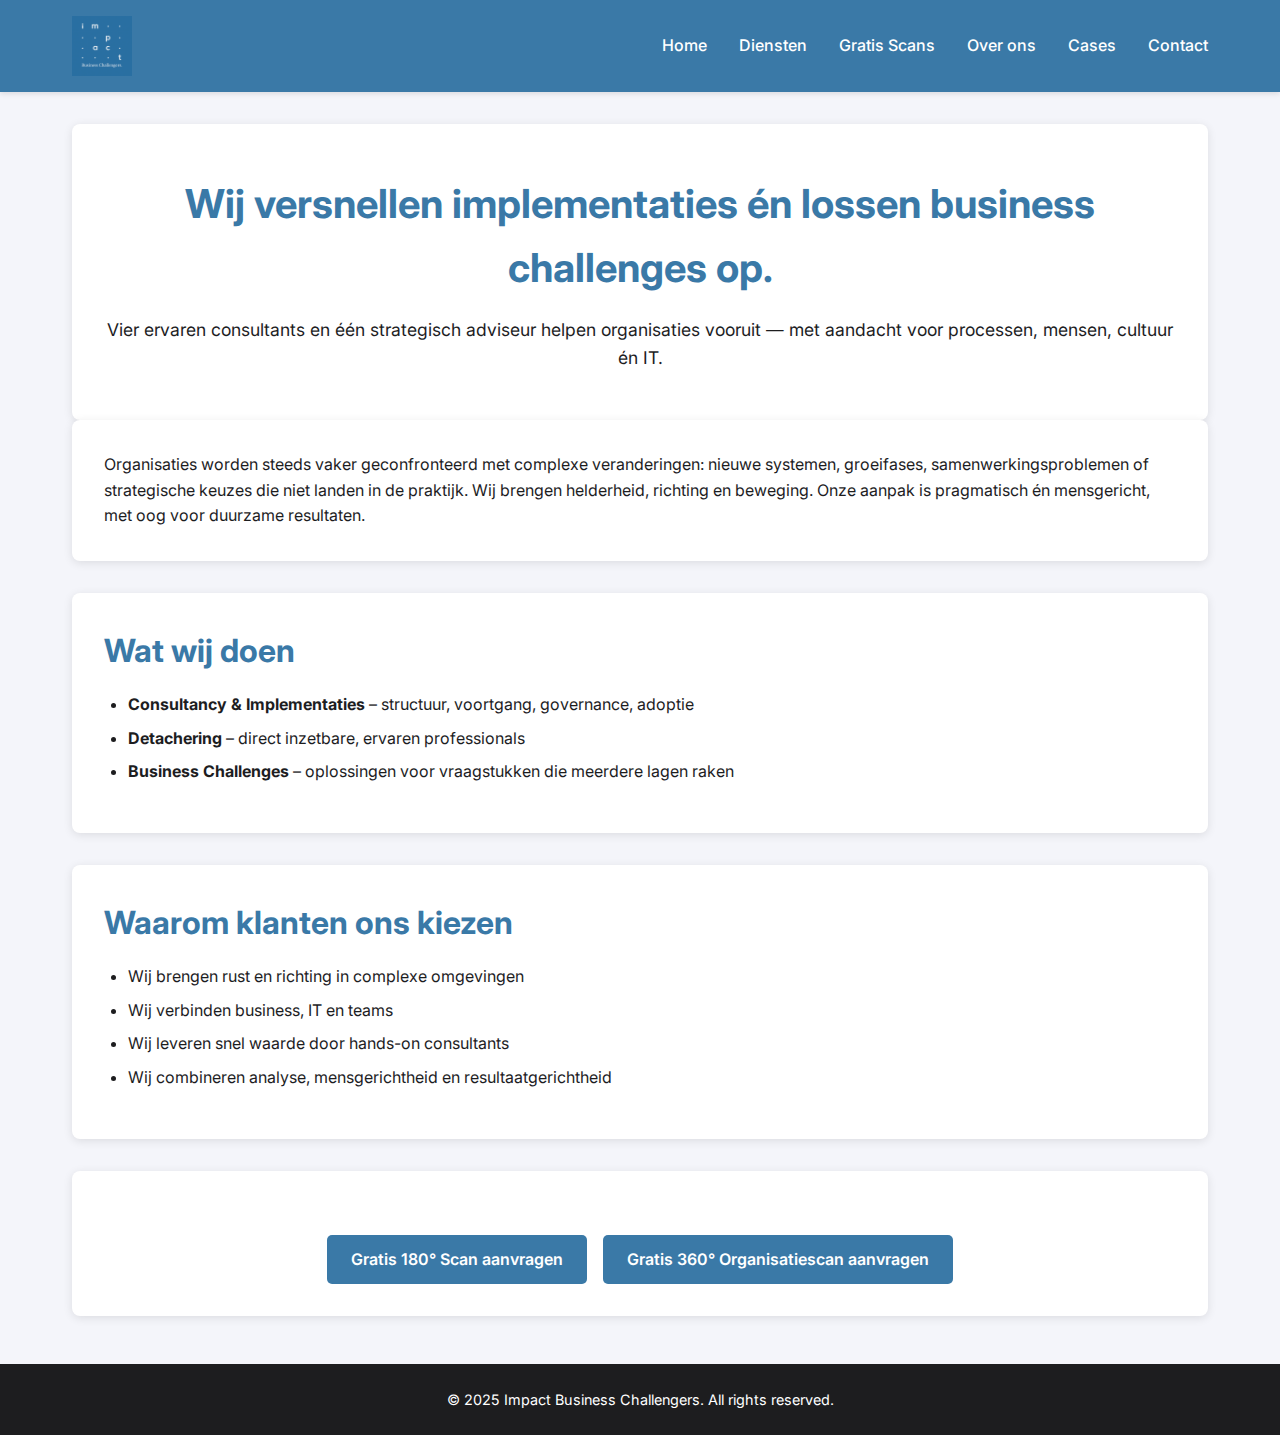
<file: index.html>
<!DOCTYPE html>
<html lang="nl">
<head>
    <meta charset="UTF-8">
    <meta name="viewport" content="width=device-width, initial-scale=1.0">
    <meta name="description" content="Impact Business Challengers - Wij versnellen implementaties én lossen business challenges op">
    <title>Impact Business Challengers - Home</title>
    <link rel="icon" type="image/png" href="assets/images/favicon.png">
    <link rel="preconnect" href="https://fonts.googleapis.com">
    <link rel="preconnect" href="https://fonts.gstatic.com" crossorigin>
    <link href="https://fonts.googleapis.com/css2?family=Inter:wght@400;500;600;700&family=Montserrat:wght@400;600;700&display=swap" rel="stylesheet">
    <link rel="stylesheet" href="css/style.css">
</head>
<body>
    <header>
        <nav>
            <div class="logo">
                <a href="index.html">
                    <img src="assets/images/logo.png" alt="Impact Business Challengers">
                </a>
            </div>
            <ul>
                <li><a href="index.html">Home</a></li>
                <li><a href="diensten.html">Diensten</a></li>
                <li><a href="scans.html">Gratis Scans</a></li>
                <li><a href="over-ons.html">Over ons</a></li>
                <li><a href="cases.html">Cases</a></li>
                <li><a href="contact.html">Contact</a></li>
            </ul>
        </nav>
    </header>

    <main>
        <section class="hero">
            <h2>Wij versnellen implementaties én lossen business challenges op.</h2>
            <p class="subtitle">Vier ervaren consultants en één strategisch adviseur helpen organisaties vooruit — met aandacht voor processen, mensen, cultuur én IT.</p>
        </section>

        <section class="content-section">
            <p>Organisaties worden steeds vaker geconfronteerd met complexe veranderingen: nieuwe systemen, groeifases, samenwerkingsproblemen of strategische keuzes die niet landen in de praktijk. Wij brengen helderheid, richting en beweging. Onze aanpak is pragmatisch én mensgericht, met oog voor duurzame resultaten.</p>
        </section>

        <section class="content-section">
            <h2>Wat wij doen</h2>
            <ul>
                <li><strong>Consultancy & Implementaties</strong> – structuur, voortgang, governance, adoptie</li>
                <li><strong>Detachering</strong> – direct inzetbare, ervaren professionals</li>
                <li><strong>Business Challenges</strong> – oplossingen voor vraagstukken die meerdere lagen raken</li>
            </ul>
        </section>

        <section class="content-section">
            <h2>Waarom klanten ons kiezen</h2>
            <ul>
                <li>Wij brengen rust en richting in complexe omgevingen</li>
                <li>Wij verbinden business, IT en teams</li>
                <li>Wij leveren snel waarde door hands-on consultants</li>
                <li>Wij combineren analyse, mensgerichtheid en resultaatgerichtheid</li>
            </ul>
        </section>

        <section class="content-section">
            <div class="cta-buttons">
                <a href="contact.html?scan=180" class="cta-button">Gratis 180° Scan aanvragen</a>
                <a href="contact.html?scan=360" class="cta-button">Gratis 360° Organisatiescan aanvragen</a>
            </div>
        </section>
    </main>

    <footer>
        <p>&copy; 2025 Impact Business Challengers. All rights reserved.</p>
    </footer>

    <script src="js/main.js"></script>
</body>
</html>
</file>
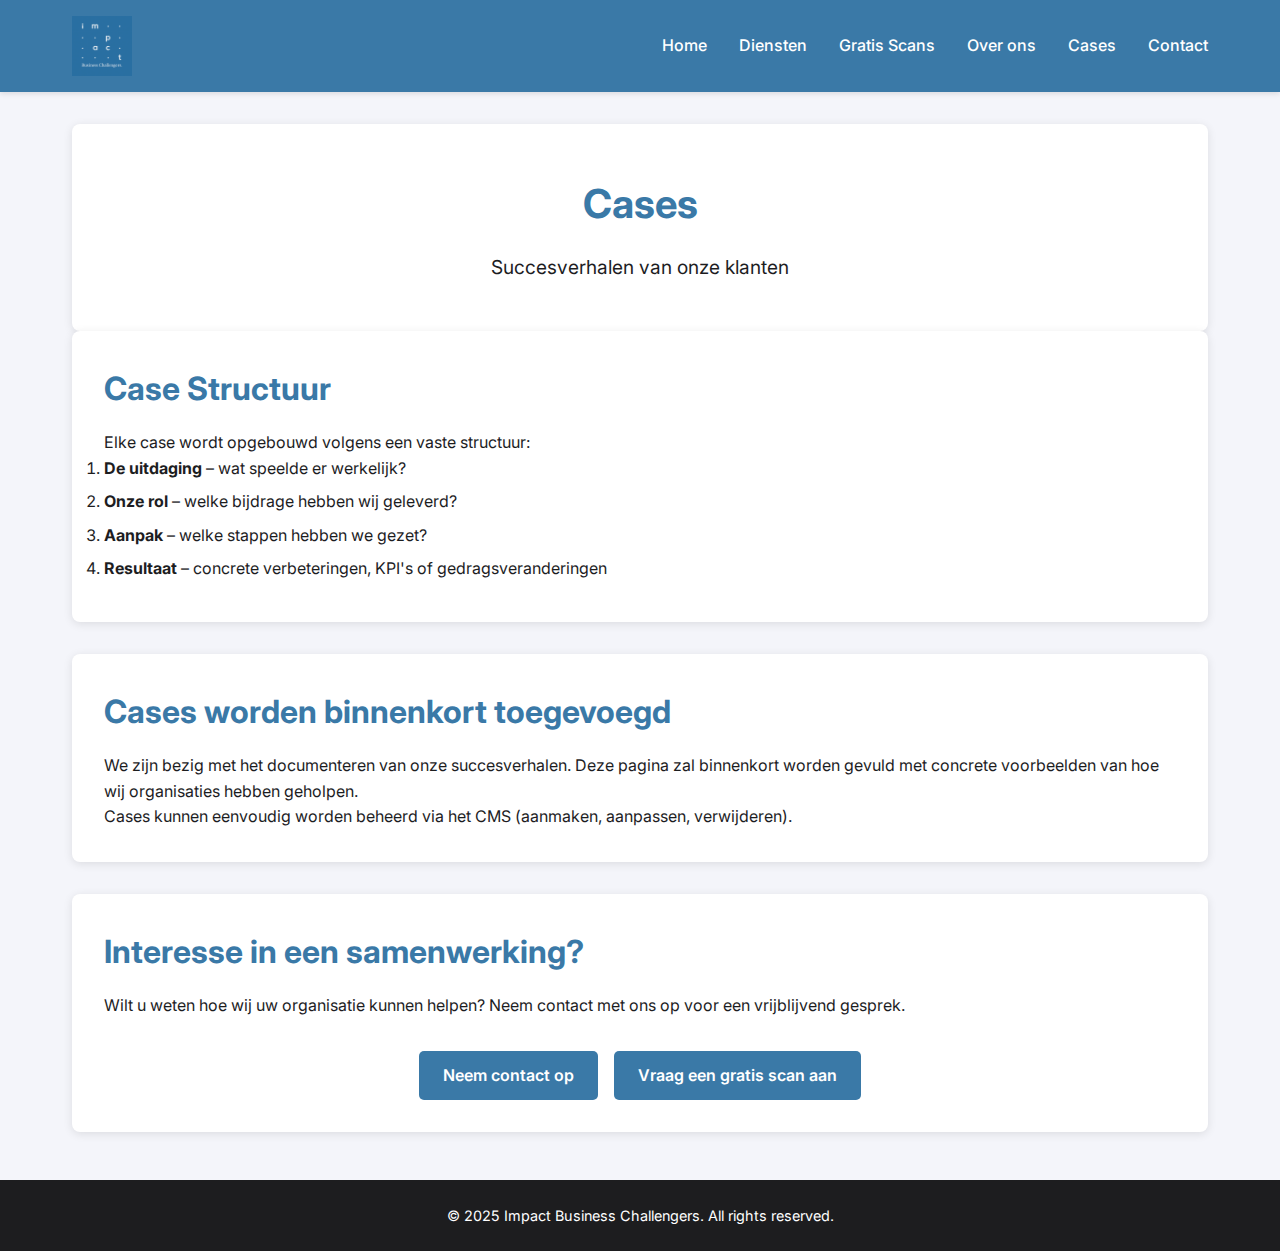
<file: cases.html>
<!DOCTYPE html>
<html lang="nl">
<head>
    <meta charset="UTF-8">
    <meta name="viewport" content="width=device-width, initial-scale=1.0">
    <meta name="description" content="Onze succesverhalen en cases">
    <title>Cases - Impact Business Challengers</title>
    <link rel="icon" type="image/png" href="assets/images/favicon.png">
    <link rel="preconnect" href="https://fonts.googleapis.com">
    <link rel="preconnect" href="https://fonts.gstatic.com" crossorigin>
    <link href="https://fonts.googleapis.com/css2?family=Inter:wght@400;500;600;700&family=Montserrat:wght@400;600;700&display=swap" rel="stylesheet">
    <link rel="stylesheet" href="css/style.css">
</head>
<body>
    <header>
        <nav>
            <div class="logo">
                <a href="index.html">
                    <img src="assets/images/logo.png" alt="Impact Business Challengers">
                </a>
            </div>
            <ul>
                <li><a href="index.html">Home</a></li>
                <li><a href="diensten.html">Diensten</a></li>
                <li><a href="scans.html">Gratis Scans</a></li>
                <li><a href="over-ons.html">Over ons</a></li>
                <li><a href="cases.html">Cases</a></li>
                <li><a href="contact.html">Contact</a></li>
            </ul>
        </nav>
    </header>

    <main>
        <section class="hero">
            <h2>Cases</h2>
            <p>Succesverhalen van onze klanten</p>
        </section>

        <section class="content-section">
            <h2>Case Structuur</h2>
            <p>Elke case wordt opgebouwd volgens een vaste structuur:</p>
            <ol>
                <li><strong>De uitdaging</strong> – wat speelde er werkelijk?</li>
                <li><strong>Onze rol</strong> – welke bijdrage hebben wij geleverd?</li>
                <li><strong>Aanpak</strong> – welke stappen hebben we gezet?</li>
                <li><strong>Resultaat</strong> – concrete verbeteringen, KPI's of gedragsveranderingen</li>
            </ol>
        </section>

        <section class="content-section">
            <h2>Cases worden binnenkort toegevoegd</h2>
            <p>We zijn bezig met het documenteren van onze succesverhalen. Deze pagina zal binnenkort worden gevuld met concrete voorbeelden van hoe wij organisaties hebben geholpen.</p>
            <p>Cases kunnen eenvoudig worden beheerd via het CMS (aanmaken, aanpassen, verwijderen).</p>
        </section>

        <section class="content-section">
            <h2>Interesse in een samenwerking?</h2>
            <p>Wilt u weten hoe wij uw organisatie kunnen helpen? Neem contact met ons op voor een vrijblijvend gesprek.</p>
            <div class="cta-buttons">
                <a href="contact.html" class="cta-button">Neem contact op</a>
                <a href="scans.html" class="cta-button">Vraag een gratis scan aan</a>
            </div>
        </section>
    </main>

    <footer>
        <p>&copy; 2025 Impact Business Challengers. All rights reserved.</p>
    </footer>

    <script src="js/main.js"></script>
</body>
</html>
</file>
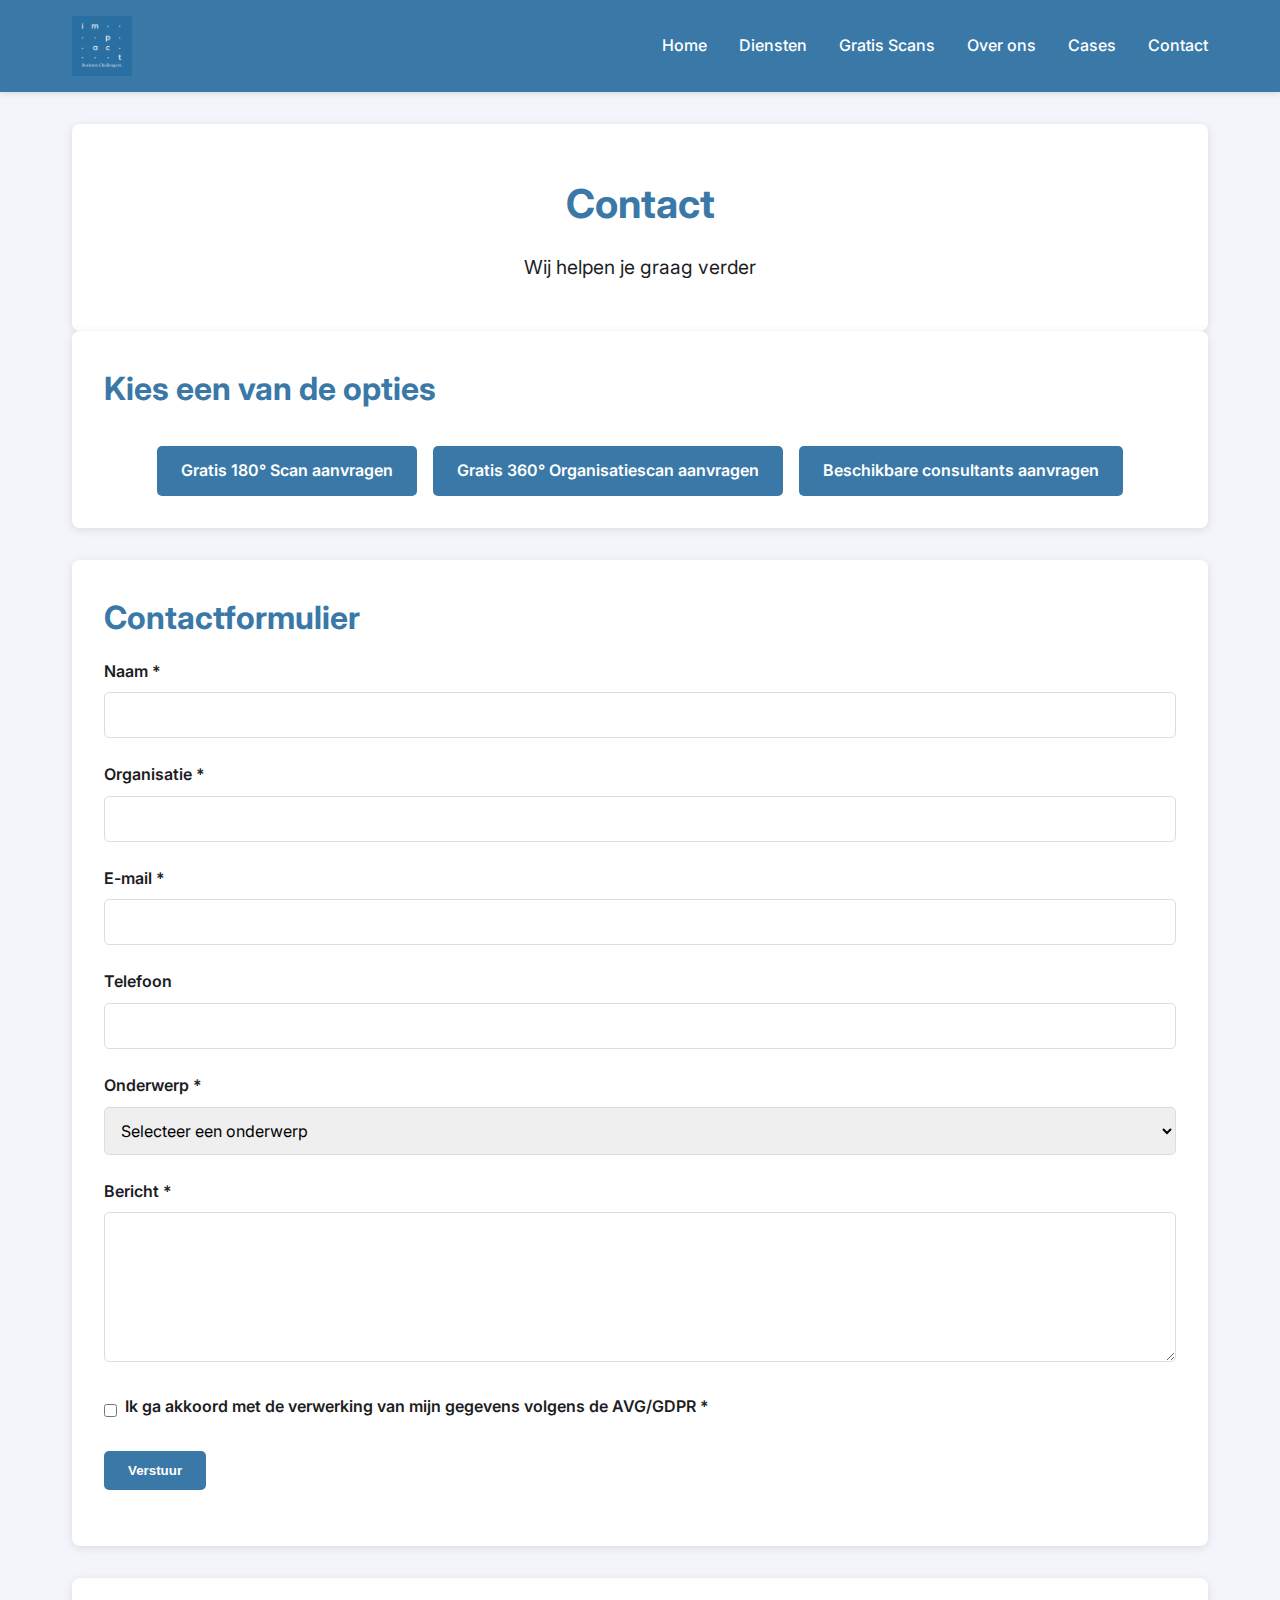
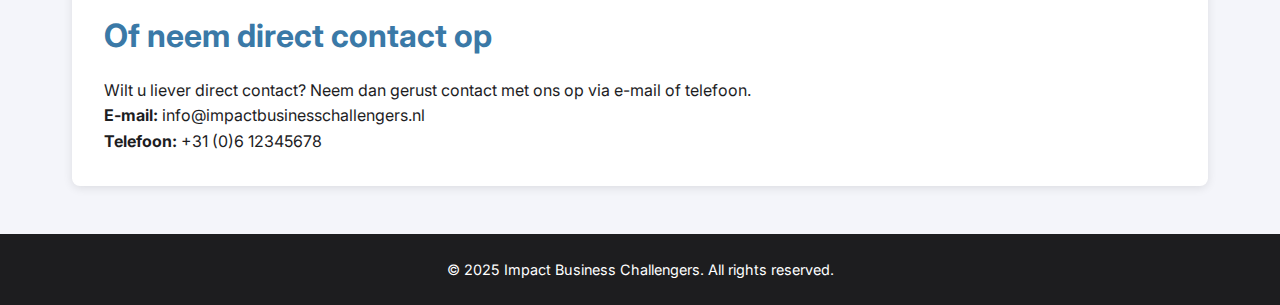
<file: contact.html>
<!DOCTYPE html>
<html lang="nl">
<head>
    <meta charset="UTF-8">
    <meta name="viewport" content="width=device-width, initial-scale=1.0">
    <meta name="description" content="Neem contact met ons op">
    <title>Contact - Impact Business Challengers</title>
    <link rel="icon" type="image/png" href="assets/images/favicon.png">
    <link rel="preconnect" href="https://fonts.googleapis.com">
    <link rel="preconnect" href="https://fonts.gstatic.com" crossorigin>
    <link href="https://fonts.googleapis.com/css2?family=Inter:wght@400;500;600;700&family=Montserrat:wght@400;600;700&display=swap" rel="stylesheet">
    <link rel="stylesheet" href="css/style.css">
</head>
<body>
    <header>
        <nav>
            <div class="logo">
                <a href="index.html">
                    <img src="assets/images/logo.png" alt="Impact Business Challengers">
                </a>
            </div>
            <ul>
                <li><a href="index.html">Home</a></li>
                <li><a href="diensten.html">Diensten</a></li>
                <li><a href="scans.html">Gratis Scans</a></li>
                <li><a href="over-ons.html">Over ons</a></li>
                <li><a href="cases.html">Cases</a></li>
                <li><a href="contact.html">Contact</a></li>
            </ul>
        </nav>
    </header>

    <main>
        <section class="hero">
            <h2>Contact</h2>
            <p>Wij helpen je graag verder</p>
        </section>

        <section class="content-section">
            <h2>Kies een van de opties</h2>
            <div class="cta-buttons">
                <a href="#contact-form" class="cta-button" data-subject="180° Scan">Gratis 180° Scan aanvragen</a>
                <a href="#contact-form" class="cta-button" data-subject="360° Organisatiescan">Gratis 360° Organisatiescan aanvragen</a>
                <a href="#contact-form" class="cta-button" data-subject="Beschikbare consultants">Beschikbare consultants aanvragen</a>
            </div>
        </section>

        <section class="content-section" id="contact-form">
            <h2>Contactformulier</h2>
            <form id="contactForm" action="#" method="POST">
                <div class="form-group">
                    <label for="naam">Naam *</label>
                    <input type="text" id="naam" name="naam" required>
                </div>

                <div class="form-group">
                    <label for="organisatie">Organisatie *</label>
                    <input type="text" id="organisatie" name="organisatie" required>
                </div>

                <div class="form-group">
                    <label for="email">E-mail *</label>
                    <input type="email" id="email" name="email" required>
                </div>

                <div class="form-group">
                    <label for="telefoon">Telefoon</label>
                    <input type="tel" id="telefoon" name="telefoon">
                </div>

                <div class="form-group">
                    <label for="onderwerp">Onderwerp *</label>
                    <select id="onderwerp" name="onderwerp" required>
                        <option value="">Selecteer een onderwerp</option>
                        <option value="180° Scan">Gratis 180° Scan</option>
                        <option value="360° Organisatiescan">Gratis 360° Organisatiescan</option>
                        <option value="360° Business Challenge Scan">Gratis 360° Business Challenge Scan</option>
                        <option value="Beschikbare consultants">Beschikbare consultants</option>
                        <option value="Consultancy & Implementaties">Consultancy & Implementaties</option>
                        <option value="Detachering">Detachering</option>
                        <option value="Business Challenges">Business Challenges</option>
                        <option value="Algemene vraag">Algemene vraag</option>
                    </select>
                </div>

                <div class="form-group">
                    <label for="bericht">Bericht *</label>
                    <textarea id="bericht" name="bericht" required></textarea>
                </div>

                <div class="form-group">
                    <div class="checkbox-group">
                        <input type="checkbox" id="privacy" name="privacy" required>
                        <label for="privacy">Ik ga akkoord met de verwerking van mijn gegevens volgens de AVG/GDPR *</label>
                    </div>
                </div>

                <div class="form-group">
                    <button type="submit" class="btn">Verstuur</button>
                </div>
            </form>
        </section>

        <section class="content-section">
            <h2>Of neem direct contact op</h2>
            <p>Wilt u liever direct contact? Neem dan gerust contact met ons op via e-mail of telefoon.</p>
            <!-- TODO: Replace with actual contact information before deployment -->
            <p><strong>E-mail:</strong> info@impactbusinesschallengers.nl<br>
            <strong>Telefoon:</strong> +31 (0)6 12345678</p>
        </section>
    </main>

    <footer>
        <p>&copy; 2025 Impact Business Challengers. All rights reserved.</p>
    </footer>

    <script src="js/main.js"></script>
</body>
</html>
</file>
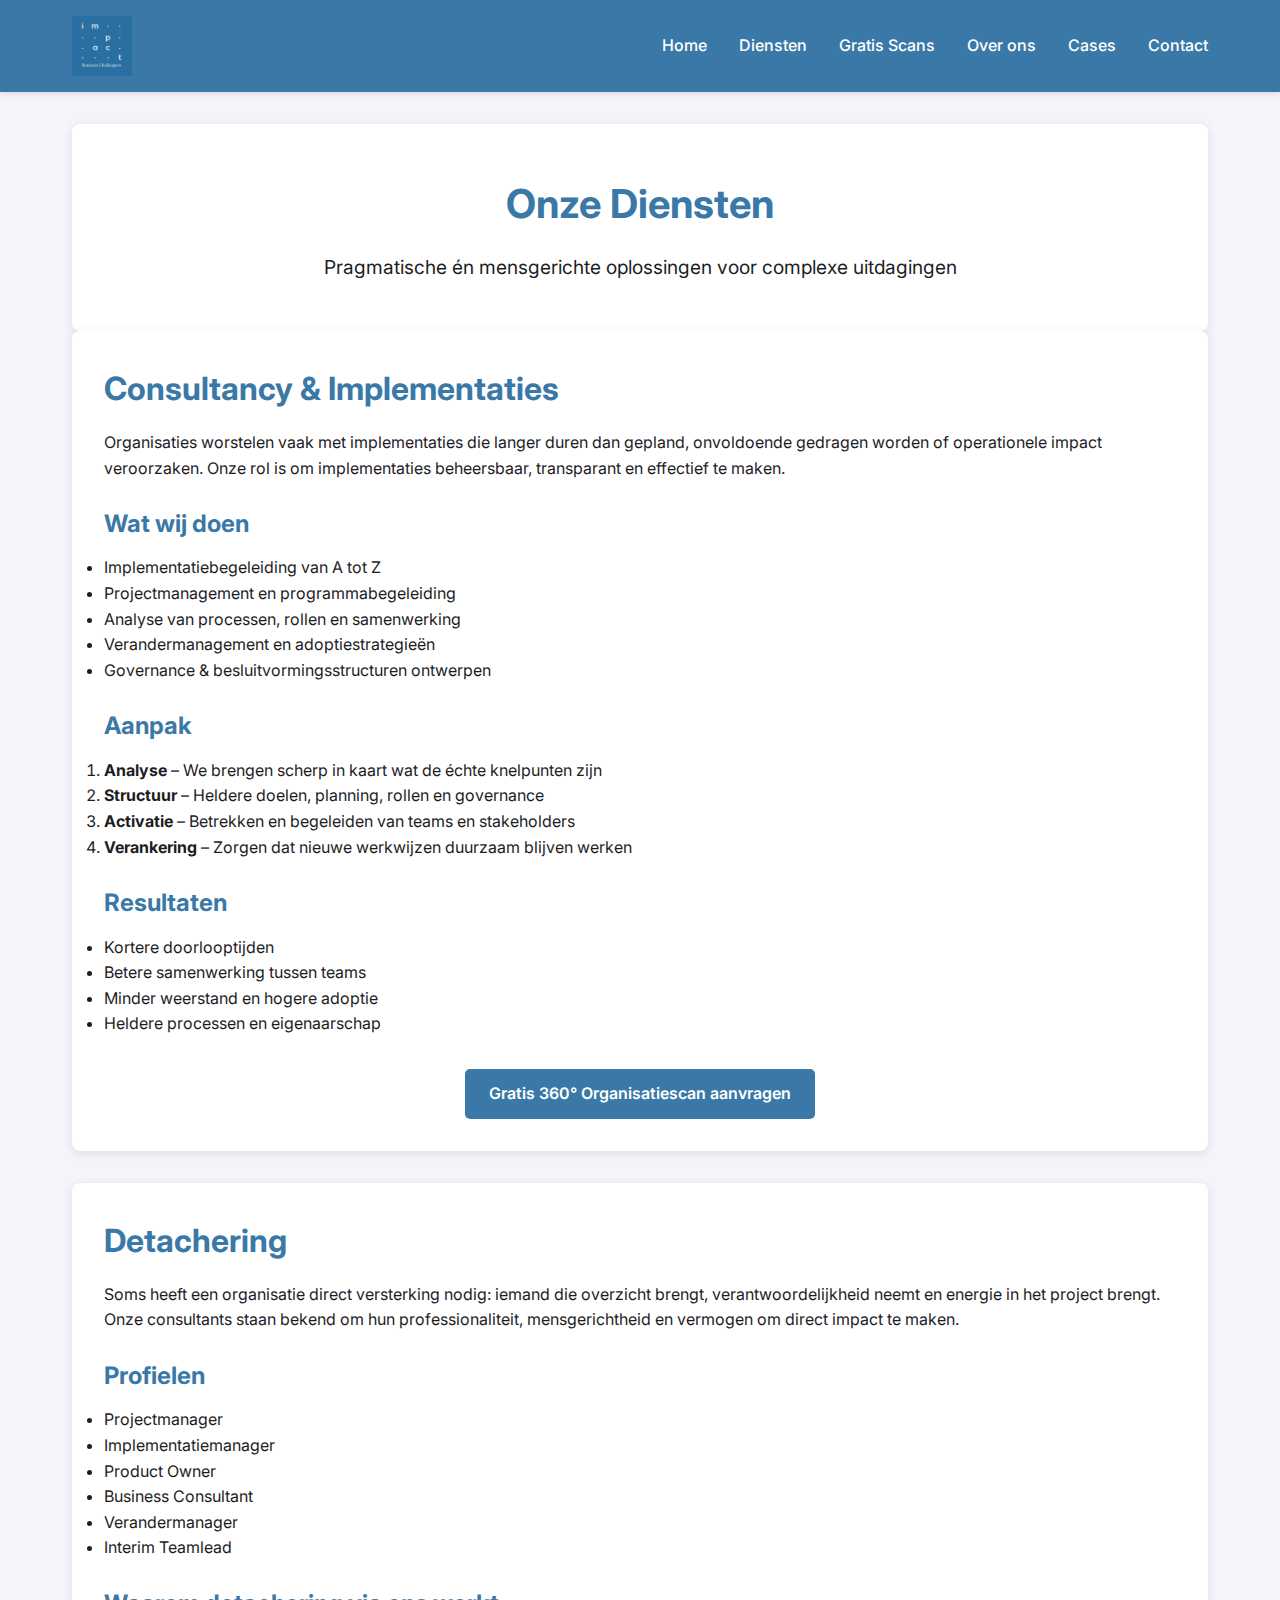
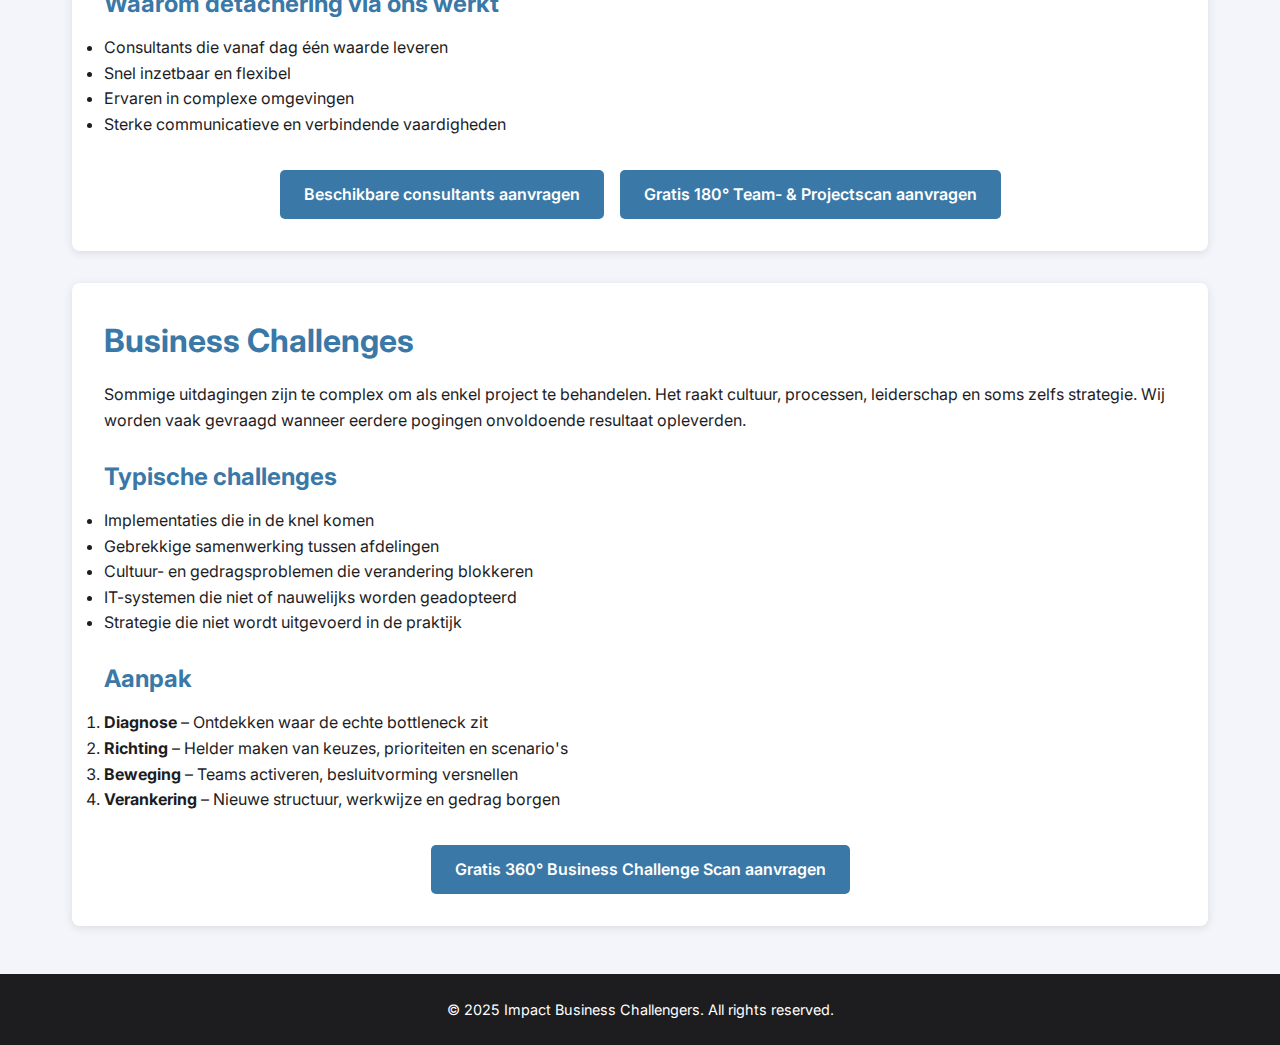
<file: diensten.html>
<!DOCTYPE html>
<html lang="nl">
<head>
    <meta charset="UTF-8">
    <meta name="viewport" content="width=device-width, initial-scale=1.0">
    <meta name="description" content="Onze diensten: Consultancy & Implementaties, Detachering, Business Challenges">
    <title>Diensten - Impact Business Challengers</title>
    <link rel="icon" type="image/png" href="assets/images/favicon.png">
    <link rel="preconnect" href="https://fonts.googleapis.com">
    <link rel="preconnect" href="https://fonts.gstatic.com" crossorigin>
    <link href="https://fonts.googleapis.com/css2?family=Inter:wght@400;500;600;700&family=Montserrat:wght@400;600;700&display=swap" rel="stylesheet">
    <link rel="stylesheet" href="css/style.css">
</head>
<body>
    <header>
        <nav>
            <div class="logo">
                <a href="index.html">
                    <img src="assets/images/logo.png" alt="Impact Business Challengers">
                </a>
            </div>
            <ul>
                <li><a href="index.html">Home</a></li>
                <li><a href="diensten.html">Diensten</a></li>
                <li><a href="scans.html">Gratis Scans</a></li>
                <li><a href="over-ons.html">Over ons</a></li>
                <li><a href="cases.html">Cases</a></li>
                <li><a href="contact.html">Contact</a></li>
            </ul>
        </nav>
    </header>

    <main>
        <section class="hero">
            <h2>Onze Diensten</h2>
            <p>Pragmatische én mensgerichte oplossingen voor complexe uitdagingen</p>
        </section>

        <div class="services-grid">
            <!-- Consultancy & Implementaties -->
            <section class="service-item">
                <h2>Consultancy & Implementaties</h2>
                <p>Organisaties worstelen vaak met implementaties die langer duren dan gepland, onvoldoende gedragen worden of operationele impact veroorzaken. Onze rol is om implementaties beheersbaar, transparant en effectief te maken.</p>
                
                <h3>Wat wij doen</h3>
                <ul>
                    <li>Implementatiebegeleiding van A tot Z</li>
                    <li>Projectmanagement en programmabegeleiding</li>
                    <li>Analyse van processen, rollen en samenwerking</li>
                    <li>Verandermanagement en adoptiestrategieën</li>
                    <li>Governance & besluitvormingsstructuren ontwerpen</li>
                </ul>

                <h3>Aanpak</h3>
                <ol>
                    <li><strong>Analyse</strong> – We brengen scherp in kaart wat de échte knelpunten zijn</li>
                    <li><strong>Structuur</strong> – Heldere doelen, planning, rollen en governance</li>
                    <li><strong>Activatie</strong> – Betrekken en begeleiden van teams en stakeholders</li>
                    <li><strong>Verankering</strong> – Zorgen dat nieuwe werkwijzen duurzaam blijven werken</li>
                </ol>

                <h3>Resultaten</h3>
                <ul>
                    <li>Kortere doorlooptijden</li>
                    <li>Betere samenwerking tussen teams</li>
                    <li>Minder weerstand en hogere adoptie</li>
                    <li>Heldere processen en eigenaarschap</li>
                </ul>

                <div class="cta-buttons">
                    <a href="contact.html?scan=360" class="cta-button">Gratis 360° Organisatiescan aanvragen</a>
                </div>
            </section>

            <!-- Detachering -->
            <section class="service-item">
                <h2>Detachering</h2>
                <p>Soms heeft een organisatie direct versterking nodig: iemand die overzicht brengt, verantwoordelijkheid neemt en energie in het project brengt. Onze consultants staan bekend om hun professionaliteit, mensgerichtheid en vermogen om direct impact te maken.</p>
                
                <h3>Profielen</h3>
                <ul>
                    <li>Projectmanager</li>
                    <li>Implementatiemanager</li>
                    <li>Product Owner</li>
                    <li>Business Consultant</li>
                    <li>Verandermanager</li>
                    <li>Interim Teamlead</li>
                </ul>

                <h3>Waarom detachering via ons werkt</h3>
                <ul>
                    <li>Consultants die vanaf dag één waarde leveren</li>
                    <li>Snel inzetbaar en flexibel</li>
                    <li>Ervaren in complexe omgevingen</li>
                    <li>Sterke communicatieve en verbindende vaardigheden</li>
                </ul>

                <div class="cta-buttons">
                    <a href="contact.html?type=consultants" class="cta-button">Beschikbare consultants aanvragen</a>
                    <a href="contact.html?scan=180" class="cta-button">Gratis 180° Team- & Projectscan aanvragen</a>
                </div>
            </section>

            <!-- Business Challenges -->
            <section class="service-item">
                <h2>Business Challenges</h2>
                <p>Sommige uitdagingen zijn te complex om als enkel project te behandelen. Het raakt cultuur, processen, leiderschap en soms zelfs strategie. Wij worden vaak gevraagd wanneer eerdere pogingen onvoldoende resultaat opleverden.</p>
                
                <h3>Typische challenges</h3>
                <ul>
                    <li>Implementaties die in de knel komen</li>
                    <li>Gebrekkige samenwerking tussen afdelingen</li>
                    <li>Cultuur- en gedragsproblemen die verandering blokkeren</li>
                    <li>IT-systemen die niet of nauwelijks worden geadopteerd</li>
                    <li>Strategie die niet wordt uitgevoerd in de praktijk</li>
                </ul>

                <h3>Aanpak</h3>
                <ol>
                    <li><strong>Diagnose</strong> – Ontdekken waar de echte bottleneck zit</li>
                    <li><strong>Richting</strong> – Helder maken van keuzes, prioriteiten en scenario's</li>
                    <li><strong>Beweging</strong> – Teams activeren, besluitvorming versnellen</li>
                    <li><strong>Verankering</strong> – Nieuwe structuur, werkwijze en gedrag borgen</li>
                </ol>

                <div class="cta-buttons">
                    <a href="contact.html?scan=360-challenge" class="cta-button">Gratis 360° Business Challenge Scan aanvragen</a>
                </div>
            </section>
        </div>
    </main>

    <footer>
        <p>&copy; 2025 Impact Business Challengers. All rights reserved.</p>
    </footer>

    <script src="js/main.js"></script>
</body>
</html>
</file>
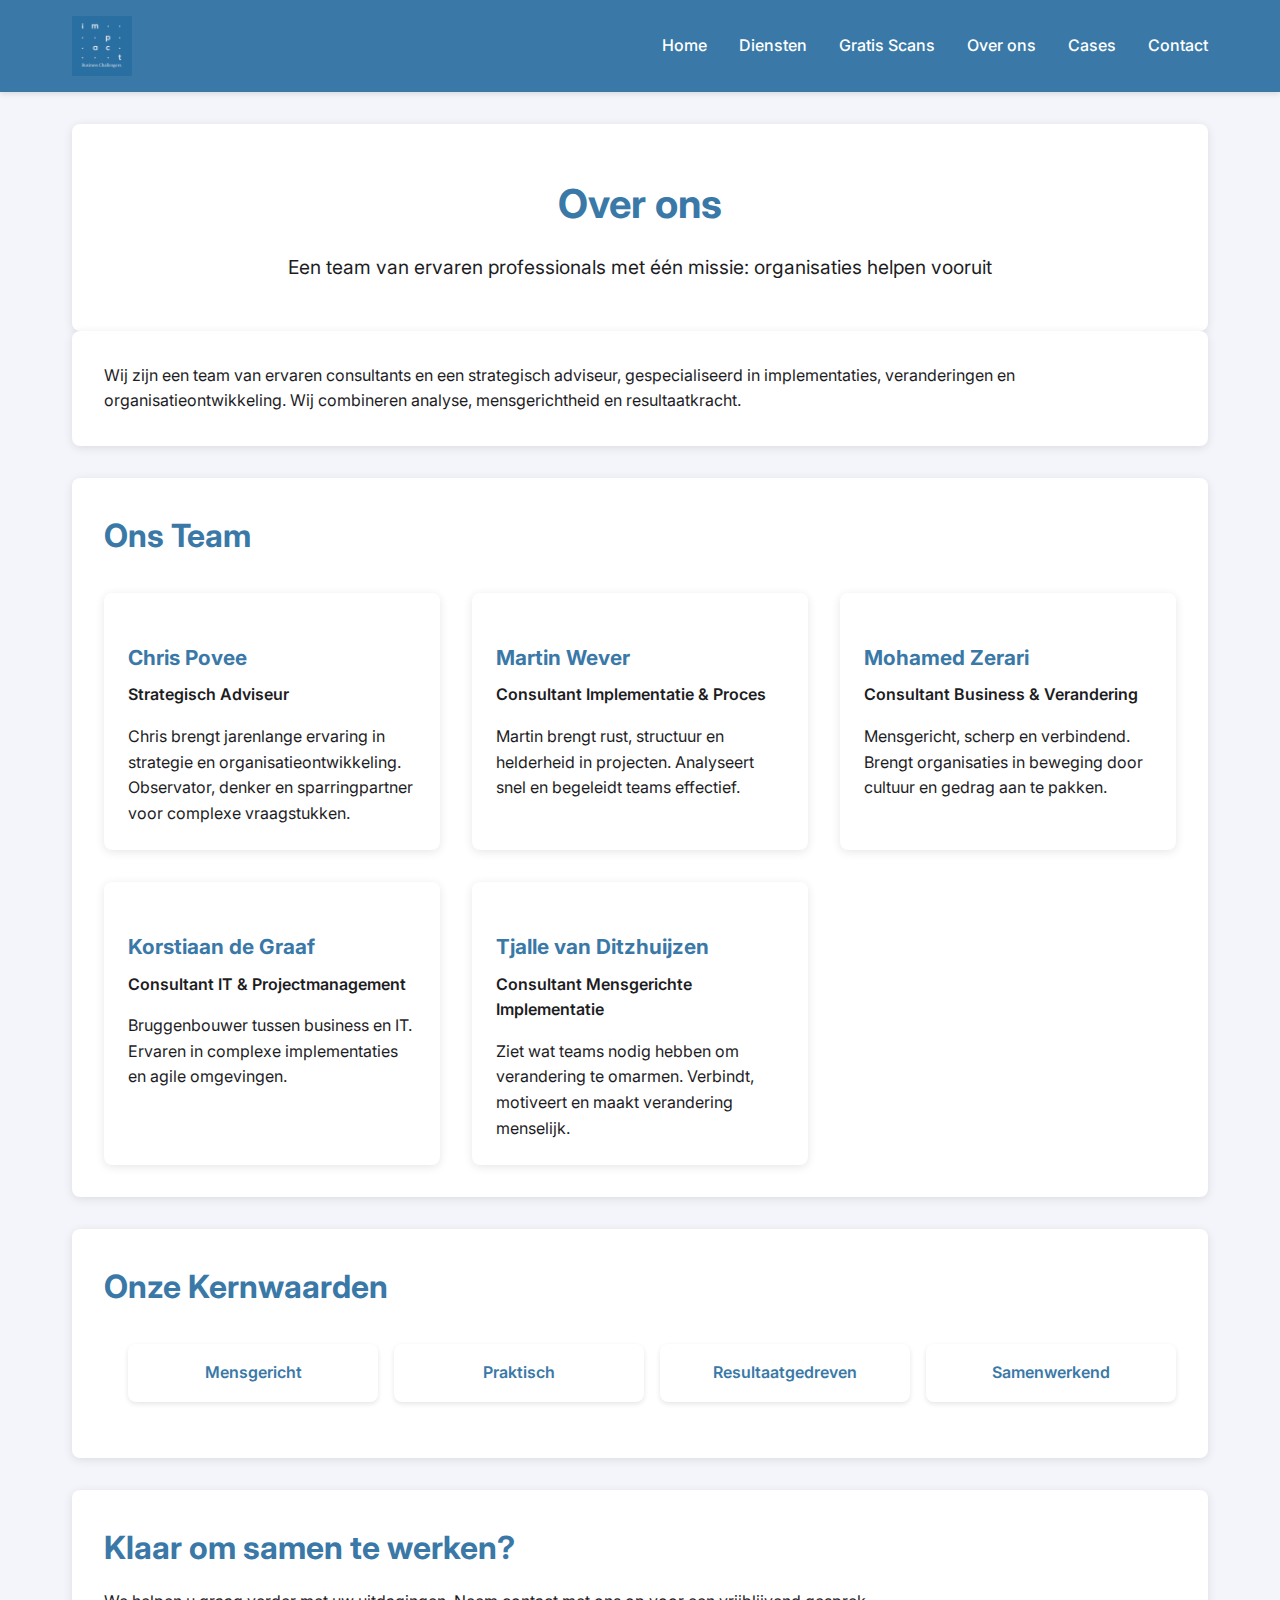
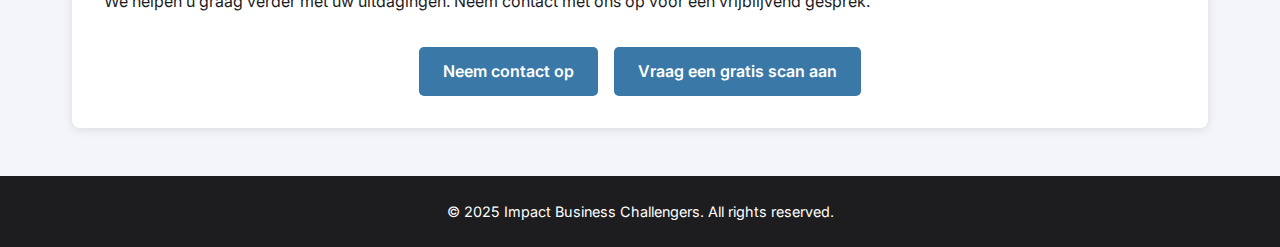
<file: over-ons.html>
<!DOCTYPE html>
<html lang="nl">
<head>
    <meta charset="UTF-8">
    <meta name="viewport" content="width=device-width, initial-scale=1.0">
    <meta name="description" content="Ons team van ervaren consultants en strategisch adviseurs">
    <title>Over ons - Impact Business Challengers</title>
    <link rel="icon" type="image/png" href="assets/images/favicon.png">
    <link rel="preconnect" href="https://fonts.googleapis.com">
    <link rel="preconnect" href="https://fonts.gstatic.com" crossorigin>
    <link href="https://fonts.googleapis.com/css2?family=Inter:wght@400;500;600;700&family=Montserrat:wght@400;600;700&display=swap" rel="stylesheet">
    <link rel="stylesheet" href="css/style.css">
</head>
<body>
    <header>
        <nav>
            <div class="logo">
                <a href="index.html">
                    <img src="assets/images/logo.png" alt="Impact Business Challengers">
                </a>
            </div>
            <ul>
                <li><a href="index.html">Home</a></li>
                <li><a href="diensten.html">Diensten</a></li>
                <li><a href="scans.html">Gratis Scans</a></li>
                <li><a href="over-ons.html">Over ons</a></li>
                <li><a href="cases.html">Cases</a></li>
                <li><a href="contact.html">Contact</a></li>
            </ul>
        </nav>
    </header>

    <main>
        <section class="hero">
            <h2>Over ons</h2>
            <p>Een team van ervaren professionals met één missie: organisaties helpen vooruit</p>
        </section>

        <section class="content-section">
            <p>Wij zijn een team van ervaren consultants en een strategisch adviseur, gespecialiseerd in implementaties, veranderingen en organisatieontwikkeling. Wij combineren analyse, mensgerichtheid en resultaatkracht.</p>
        </section>

        <section class="content-section">
            <h2>Ons Team</h2>
            
            <div class="team-grid">
                <div class="team-member">
                    <h3>Chris Povee</h3>
                    <h4>Strategisch Adviseur</h4>
                    <p>Chris brengt jarenlange ervaring in strategie en organisatieontwikkeling. Observator, denker en sparringpartner voor complexe vraagstukken.</p>
                </div>

                <div class="team-member">
                    <h3>Martin Wever</h3>
                    <h4>Consultant Implementatie & Proces</h4>
                    <p>Martin brengt rust, structuur en helderheid in projecten. Analyseert snel en begeleidt teams effectief.</p>
                </div>

                <div class="team-member">
                    <h3>Mohamed Zerari</h3>
                    <h4>Consultant Business & Verandering</h4>
                    <p>Mensgericht, scherp en verbindend. Brengt organisaties in beweging door cultuur en gedrag aan te pakken.</p>
                </div>

                <div class="team-member">
                    <h3>Korstiaan de Graaf</h3>
                    <h4>Consultant IT & Projectmanagement</h4>
                    <p>Bruggenbouwer tussen business en IT. Ervaren in complexe implementaties en agile omgevingen.</p>
                </div>

                <div class="team-member">
                    <h3>Tjalle van Ditzhuijzen</h3>
                    <h4>Consultant Mensgerichte Implementatie</h4>
                    <p>Ziet wat teams nodig hebben om verandering te omarmen. Verbindt, motiveert en maakt verandering menselijk.</p>
                </div>
            </div>
        </section>

        <section class="content-section">
            <h2>Onze Kernwaarden</h2>
            <ul class="values-list">
                <li>Mensgericht</li>
                <li>Praktisch</li>
                <li>Resultaatgedreven</li>
                <li>Samenwerkend</li>
            </ul>
        </section>

        <section class="content-section">
            <h2>Klaar om samen te werken?</h2>
            <p>We helpen u graag verder met uw uitdagingen. Neem contact met ons op voor een vrijblijvend gesprek.</p>
            <div class="cta-buttons">
                <a href="contact.html" class="cta-button">Neem contact op</a>
                <a href="scans.html" class="cta-button">Vraag een gratis scan aan</a>
            </div>
        </section>
    </main>

    <footer>
        <p>&copy; 2025 Impact Business Challengers. All rights reserved.</p>
    </footer>

    <script src="js/main.js"></script>
</body>
</html>
</file>
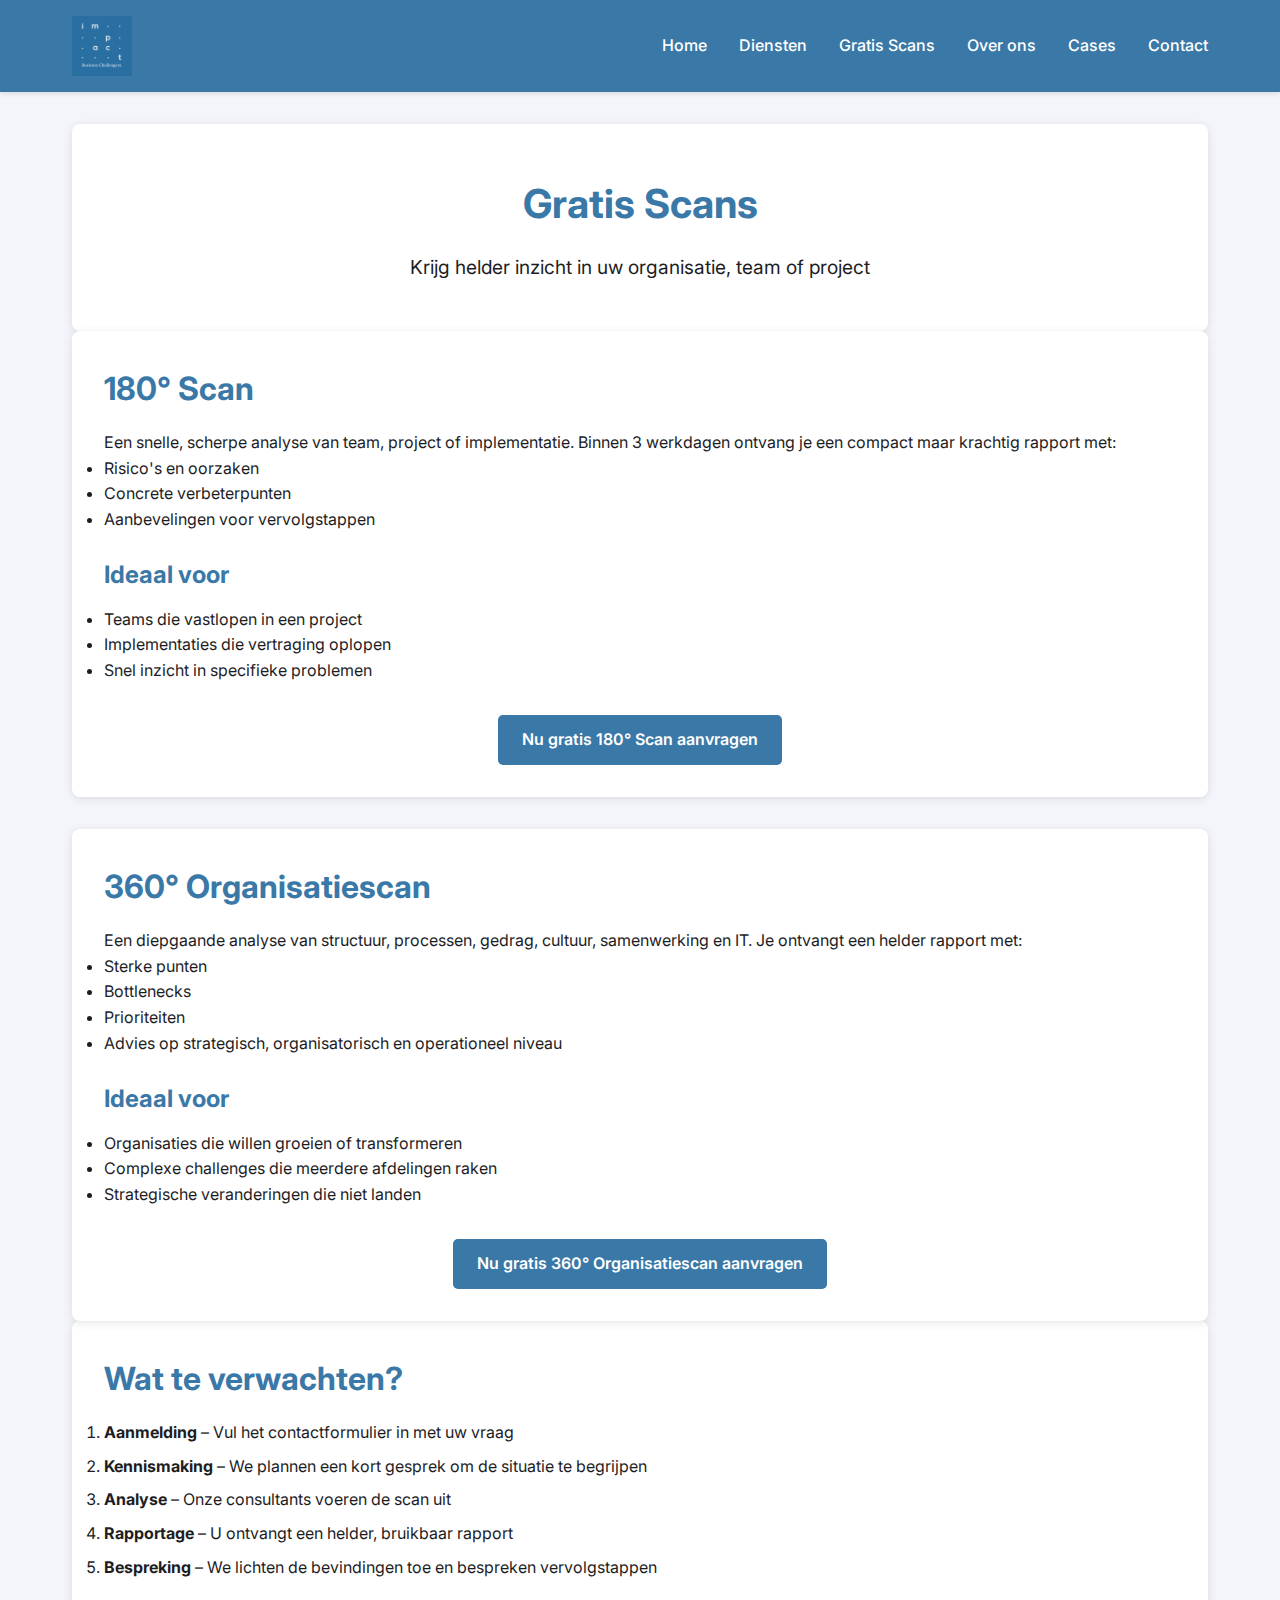
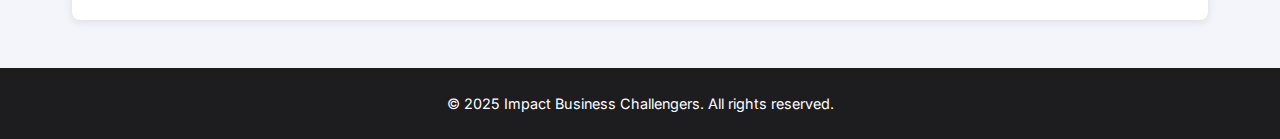
<file: scans.html>
<!DOCTYPE html>
<html lang="nl">
<head>
    <meta charset="UTF-8">
    <meta name="viewport" content="width=device-width, initial-scale=1.0">
    <meta name="description" content="Gratis 180° en 360° scans voor uw organisatie">
    <title>Gratis Scans - Impact Business Challengers</title>
    <link rel="icon" type="image/png" href="assets/images/favicon.png">
    <link rel="preconnect" href="https://fonts.googleapis.com">
    <link rel="preconnect" href="https://fonts.gstatic.com" crossorigin>
    <link href="https://fonts.googleapis.com/css2?family=Inter:wght@400;500;600;700&family=Montserrat:wght@400;600;700&display=swap" rel="stylesheet">
    <link rel="stylesheet" href="css/style.css">
</head>
<body>
    <header>
        <nav>
            <div class="logo">
                <a href="index.html">
                    <img src="assets/images/logo.png" alt="Impact Business Challengers">
                </a>
            </div>
            <ul>
                <li><a href="index.html">Home</a></li>
                <li><a href="diensten.html">Diensten</a></li>
                <li><a href="scans.html">Gratis Scans</a></li>
                <li><a href="over-ons.html">Over ons</a></li>
                <li><a href="cases.html">Cases</a></li>
                <li><a href="contact.html">Contact</a></li>
            </ul>
        </nav>
    </header>

    <main>
        <section class="hero">
            <h2>Gratis Scans</h2>
            <p>Krijg helder inzicht in uw organisatie, team of project</p>
        </section>

        <div class="services-grid">
            <!-- 180° Scan -->
            <section class="service-item">
                <h2>180° Scan</h2>
                <p>Een snelle, scherpe analyse van team, project of implementatie. Binnen 3 werkdagen ontvang je een compact maar krachtig rapport met:</p>
                
                <ul>
                    <li>Risico's en oorzaken</li>
                    <li>Concrete verbeterpunten</li>
                    <li>Aanbevelingen voor vervolgstappen</li>
                </ul>

                <h3>Ideaal voor</h3>
                <ul>
                    <li>Teams die vastlopen in een project</li>
                    <li>Implementaties die vertraging oplopen</li>
                    <li>Snel inzicht in specifieke problemen</li>
                </ul>

                <div class="cta-buttons">
                    <a href="contact.html?scan=180" class="cta-button">Nu gratis 180° Scan aanvragen</a>
                </div>
            </section>

            <!-- 360° Organisatiescan -->
            <section class="service-item">
                <h2>360° Organisatiescan</h2>
                <p>Een diepgaande analyse van structuur, processen, gedrag, cultuur, samenwerking en IT. Je ontvangt een helder rapport met:</p>
                
                <ul>
                    <li>Sterke punten</li>
                    <li>Bottlenecks</li>
                    <li>Prioriteiten</li>
                    <li>Advies op strategisch, organisatorisch en operationeel niveau</li>
                </ul>

                <h3>Ideaal voor</h3>
                <ul>
                    <li>Organisaties die willen groeien of transformeren</li>
                    <li>Complexe challenges die meerdere afdelingen raken</li>
                    <li>Strategische veranderingen die niet landen</li>
                </ul>

                <div class="cta-buttons">
                    <a href="contact.html?scan=360" class="cta-button">Nu gratis 360° Organisatiescan aanvragen</a>
                </div>
            </section>
        </div>

        <section class="content-section">
            <h2>Wat te verwachten?</h2>
            <ol>
                <li><strong>Aanmelding</strong> – Vul het contactformulier in met uw vraag</li>
                <li><strong>Kennismaking</strong> – We plannen een kort gesprek om de situatie te begrijpen</li>
                <li><strong>Analyse</strong> – Onze consultants voeren de scan uit</li>
                <li><strong>Rapportage</strong> – U ontvangt een helder, bruikbaar rapport</li>
                <li><strong>Bespreking</strong> – We lichten de bevindingen toe en bespreken vervolgstappen</li>
            </ol>
        </section>
    </main>

    <footer>
        <p>&copy; 2025 Impact Business Challengers. All rights reserved.</p>
    </footer>

    <script src="js/main.js"></script>
</body>
</html>
</file>
<file: css/style.css>
/* Global Styles */
* {
    margin: 0;
    padding: 0;
    box-sizing: border-box;
}

body {
    font-family: 'Inter', 'Montserrat', 'Roboto', -apple-system, BlinkMacSystemFont, 'Segoe UI', Oxygen, Ubuntu, Cantarell, sans-serif;
    line-height: 1.6;
    color: #1D1D1F;
    background-color: #F4F5FA;
}

/* Header */
header {
    background-color: #3A79A7;
    color: #FFFFFF;
    padding: 1rem 0;
    box-shadow: 0 2px 5px rgba(0, 0, 0, 0.1);
}

header nav {
    max-width: 1200px;
    margin: 0 auto;
    padding: 0 2rem;
    display: flex;
    justify-content: space-between;
    align-items: center;
}

.logo a {
    display: block;
    line-height: 0;
}

.logo img {
    height: 60px;
    width: auto;
    display: block;
}

nav ul {
    list-style: none;
    display: flex;
    gap: 2rem;
}

nav ul li a {
    color: #FFFFFF;
    text-decoration: none;
    font-weight: 500;
    transition: opacity 0.3s;
}

nav ul li a:hover {
    opacity: 0.8;
}

/* Main Content */
main {
    max-width: 1200px;
    margin: 2rem auto;
    padding: 0 2rem;
}

.hero {
    background-color: white;
    padding: 3rem 2rem;
    border-radius: 8px;
    box-shadow: 0 2px 10px rgba(0, 0, 0, 0.1);
    text-align: center;
}

.hero h2 {
    color: #3A79A7;
    font-size: 2.5rem;
    margin-bottom: 1rem;
    font-weight: bold;
}

.hero p {
    font-size: 1.2rem;
    color: #1D1D1F;
}

.hero .subtitle {
    font-size: 1.1rem;
    color: #1D1D1F;
    margin-top: 1rem;
}

/* Footer */
footer {
    background-color: #1D1D1F;
    color: #FFFFFF;
    text-align: center;
    padding: 1.5rem 0;
    margin-top: 3rem;
}

footer p {
    font-size: 0.9rem;
}

/* Responsive Design */
@media (max-width: 768px) {
    .logo img {
        height: 45px;
    }

    /* Basic mobile navigation - for production, consider adding a hamburger menu */
    nav ul {
        flex-direction: column;
        gap: 1rem;
    }

    .hero h2 {
        font-size: 2rem;
    }

    .hero p {
        font-size: 1rem;
    }
}

/* Buttons and CTAs */
.cta-button, .btn {
    display: inline-block;
    background-color: #3A79A7;
    color: #FFFFFF;
    padding: 0.75rem 1.5rem;
    border-radius: 5px;
    text-decoration: none;
    font-weight: 600;
    transition: background-color 0.3s;
    border: none;
    cursor: pointer;
}

.cta-button:hover, .btn:hover {
    background-color: #2e5f85;
}

.cta-buttons {
    display: flex;
    gap: 1rem;
    justify-content: center;
    margin-top: 2rem;
    flex-wrap: wrap;
}

/* Content Sections */
.content-section {
    background-color: #FFFFFF;
    padding: 2rem;
    border-radius: 8px;
    box-shadow: 0 2px 10px rgba(0, 0, 0, 0.1);
    margin-bottom: 2rem;
}

.content-section h2 {
    color: #3A79A7;
    font-size: 2rem;
    margin-bottom: 1rem;
    font-weight: bold;
}

.content-section h3 {
    color: #3A79A7;
    font-size: 1.5rem;
    margin-top: 1.5rem;
    margin-bottom: 0.75rem;
    font-weight: bold;
}

.content-section ul {
    margin-left: 1.5rem;
    margin-bottom: 1rem;
}

.content-section li {
    margin-bottom: 0.5rem;
}

/* Forms */
.form-group {
    margin-bottom: 1.5rem;
}

.form-group label {
    display: block;
    margin-bottom: 0.5rem;
    font-weight: 600;
    color: #1D1D1F;
}

.form-group input,
.form-group textarea,
.form-group select {
    width: 100%;
    padding: 0.75rem;
    border: 1px solid #ddd;
    border-radius: 5px;
    font-family: inherit;
    font-size: 1rem;
}

.form-group textarea {
    min-height: 150px;
    resize: vertical;
}

.form-group input:focus,
.form-group textarea:focus,
.form-group select:focus {
    outline: none;
    border-color: #3A79A7;
}

.checkbox-group {
    display: flex;
    align-items: center;
    gap: 0.5rem;
}

.checkbox-group input[type="checkbox"] {
    width: auto;
}

/* Team Members */
.team-grid {
    display: grid;
    grid-template-columns: repeat(auto-fit, minmax(300px, 1fr));
    gap: 2rem;
    margin-top: 2rem;
}

.team-member {
    background-color: #FFFFFF;
    padding: 1.5rem;
    border-radius: 8px;
    box-shadow: 0 2px 10px rgba(0, 0, 0, 0.1);
}

.team-member h3 {
    color: #3A79A7;
    font-size: 1.3rem;
    margin-bottom: 0.5rem;
    font-weight: bold;
}

.team-member h4 {
    color: #1D1D1F;
    font-size: 1rem;
    margin-bottom: 1rem;
    font-weight: 600;
}

.team-member p {
    color: #1D1D1F;
    line-height: 1.6;
}

/* Services Grid */
.services-grid {
    display: grid;
    gap: 2rem;
}

.service-item {
    background-color: #FFFFFF;
    padding: 2rem;
    border-radius: 8px;
    box-shadow: 0 2px 10px rgba(0, 0, 0, 0.1);
}

.service-item h2 {
    color: #3A79A7;
    font-size: 2rem;
    margin-bottom: 1rem;
    font-weight: bold;
}

.service-item h3 {
    color: #3A79A7;
    font-size: 1.5rem;
    margin-top: 1.5rem;
    margin-bottom: 0.75rem;
    font-weight: bold;
}

/* Core Values */
.values-list {
    display: grid;
    grid-template-columns: repeat(auto-fit, minmax(200px, 1fr));
    gap: 1rem;
    list-style: none;
    margin: 2rem 0;
}

.values-list li {
    background-color: #FFFFFF;
    padding: 1rem;
    border-radius: 8px;
    box-shadow: 0 2px 5px rgba(0, 0, 0, 0.1);
    text-align: center;
    font-weight: 600;
    color: #3A79A7;
}
</file>
